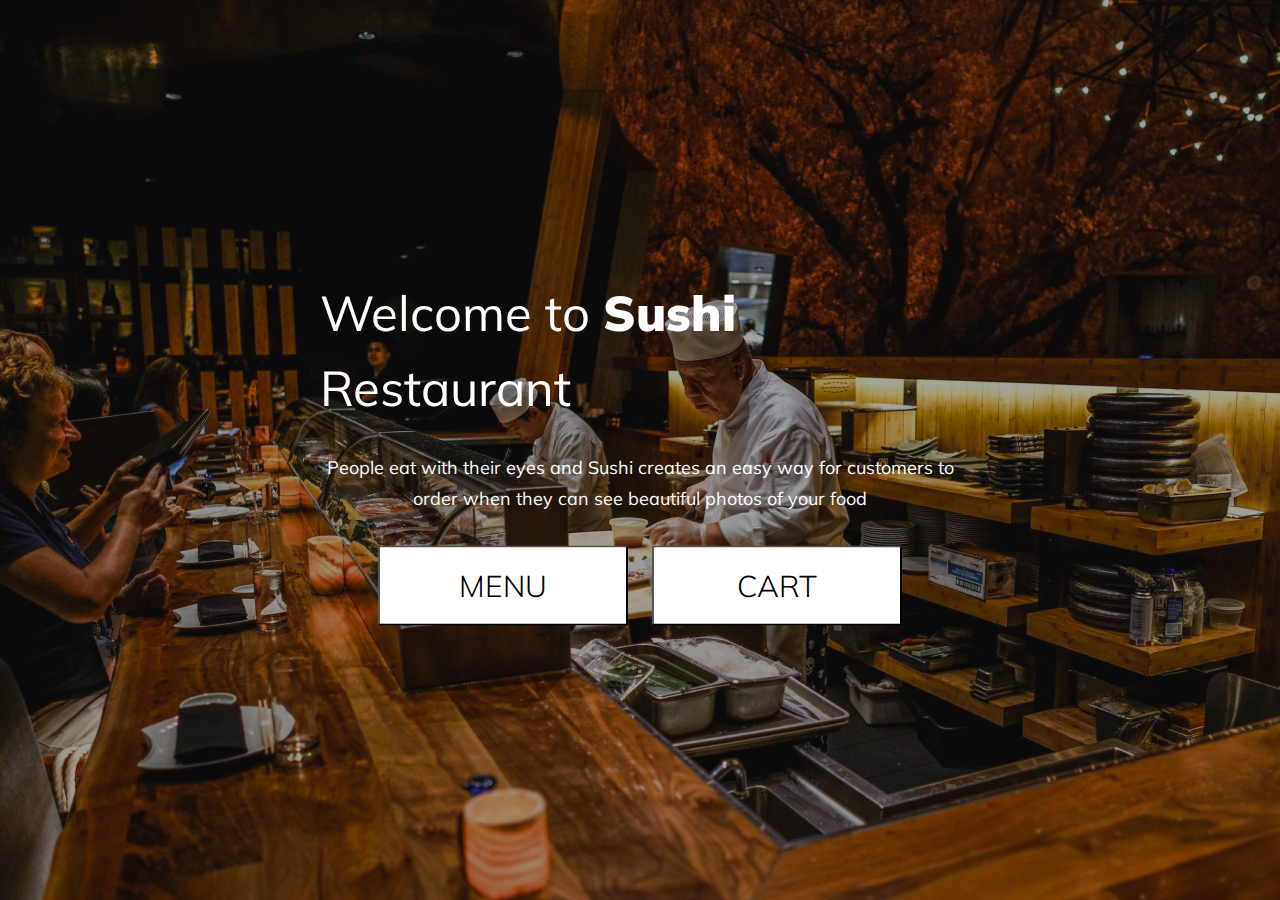
<file: index.html>
<!DOCTYPE html>
<html lang="en">
<head>
    <meta charset="UTF-8">
    <meta http-equiv="X-UA-Compatible" content="IE=edge">
    <meta name="viewport" content="width=device-width, initial-scale=1.0">
    <link rel="stylesheet" href="./css/style.css">
    <link rel="stylesheet" href="https://cdnjs.cloudflare.com/ajax/libs/font-awesome/6.1.1/css/all.min.css"/>
    <title>SUSHI FOOD APP</title>
</head>
<body>
    <main>
        <section class="content">
            <h1>Welcome to <span>Sushi</span> Restaurant</h1>

            <p>People eat with their eyes and Sushi creates an easy way for customers to order when they can see beautiful photos of your food</p>

            <div class="click">
                <a href="menu.html"><button>MENU</button></a>
                <a href="cart.html"><button>CART</button></a>
            </div>
        </section>
    </main>
</body>
</html>
</file>
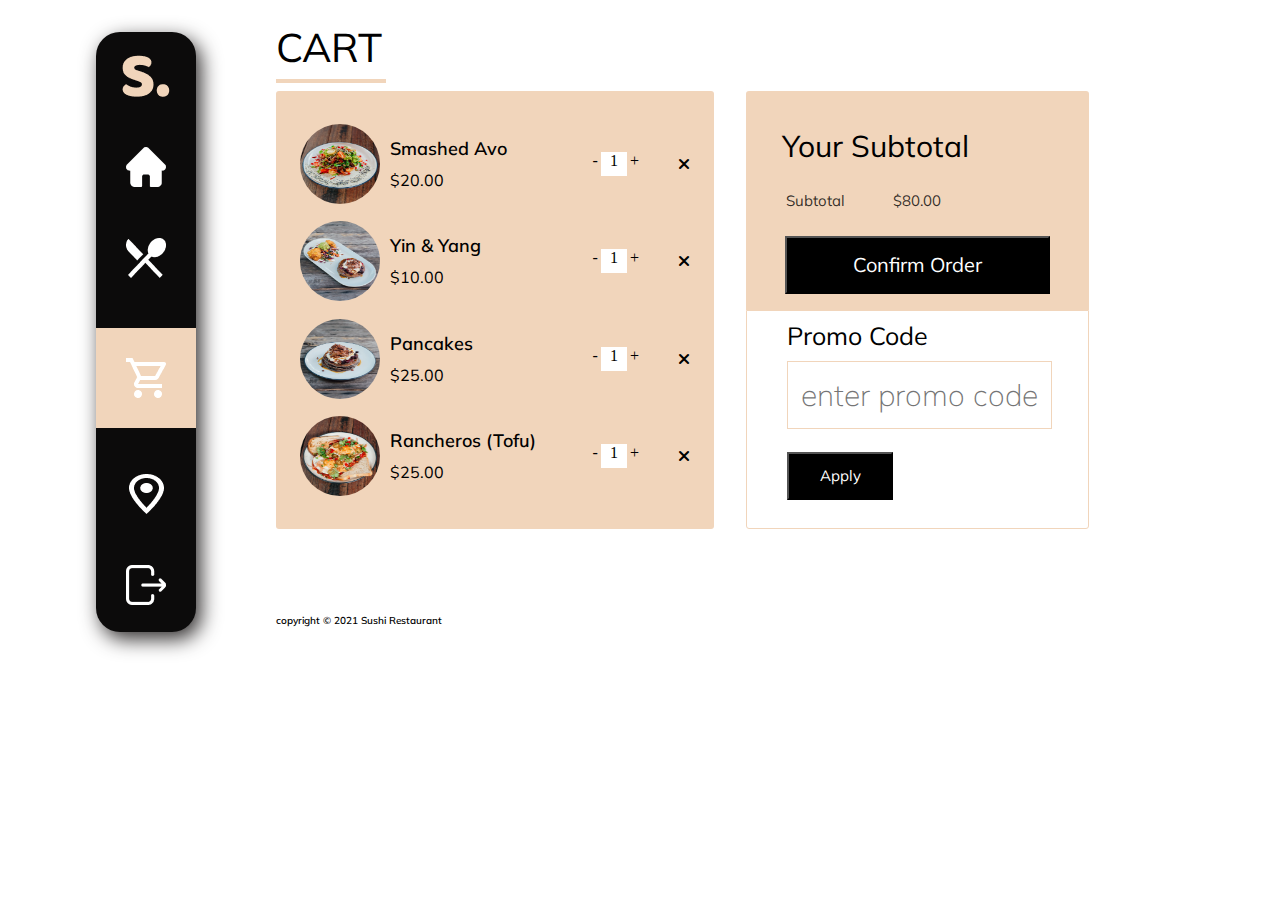
<file: cart.html>
<!DOCTYPE html>
<html lang="en">
<head>
    <meta charset="UTF-8">
    <meta http-equiv="X-UA-Compatible" content="IE=edge">
    <meta name="viewport" content="width=device-width, initial-scale=1.0">
    <link rel="stylesheet" href="./css/cart.css">
    <link rel="stylesheet" href="https://cdnjs.cloudflare.com/ajax/libs/font-awesome/6.1.1/css/all.min.css"/>
    <title>SUSHI FOOD APP</title>
</head>
<body>
    <section class="main">
        <section class="sideBar">
            <a href="#"><div class="icons"><img src="./images/S..png" alt="#"></div></a>
            <a href="index.html"><div class="icons"><img src="./images/Vector.png" alt="#"></div></a>
            <a href="menu.html"><div class="icons"><img src="./images/restaurant_menu_24px.png" alt="#"></div></a>
            <a href="cart.html"><div class="icons menuIcon"><img src="./images/shopping_cart.png" alt="#"></div></a>
            <a href="#"><div class="icons"><img src="./images/place.png" alt="#"></div></a>
            <a href="#"><div class="icons"><img src="./images/Group 7.png" alt="#"></div></a>
        </section>
        <section class="cartSection">
            <h1>CART</h1>
            <div class="rec"></div>
            
            <section class="sec">
                <section class="cartItems">
                    <section class="cart">
                        <div class="ma">
                            <img class="cartImg" src="./images/Rectangle 9.png" alt="#">
                            <div>
                                <p>Smashed Avo</p>
                                <span>$20.00</span>
                            </div>
                        </div>
                        <div class="oprt">
                            <span>-</span>
                            <p>1</p>
                            <span>+</span>
                        </div>
                        <i class="fa-solid fa-xmark"></i>
                    </section>
                    <section class="cart">
                        <div class="ma">
                            <img class="cartImg" src="./images/Rectangle 10.png" alt="#">
                            <div>
                                <p>Yin & Yang</p>
                                <span>$10.00</span>
                            </div>
                        </div>
                        <div class="oprt">
                            <span>-</span>
                            <p>1</p>
                            <span>+</span>
                        </div>
                        <i class="fa-solid fa-xmark"></i>
                    </section>
                    <section class="cart">
                        <div class="ma">
                            <img class="cartImg" src="./images/Rectangle 11.png" alt="#">
                            <div>
                                <p>Pancakes</p>
                                <span>$25.00</span>
                            </div>
                        </div>
                        <div class="oprt">
                            <span>-</span>
                            <p>1</p>
                            <span>+</span>
                        </div>
                        <i class="fa-solid fa-xmark"></i>
                    </section>
                    <section class="cart">
                        <div class="ma">
                            <img class="cartImg" src="./images/Rectangle 12.png" alt="#">
                            <div>
                                <p>Rancheros (Tofu)</p>
                                <span>$25.00</span>
                            </div>
                        </div>
                        <div class="oprt">
                            <span>-</span>
                            <p>1</p>
                            <span>+</span>
                        </div>
                        <i class="fa-solid fa-xmark"></i>
                    </section>
                </section>

                <section class="cartTotal">
                    <section class="price">
                        <h1>Your Subtotal</h1>
                        <div  class="total">
                            <p>Subtotal</p>
                            <span>$80.00</span>
                        </div>
                        <div class="click1"><a href="#"><button class="btn1">Confirm Order</button></a></div>
                    </section>
                    <section class="price promo">
                        <form action="#">
                            <label for="Promo code">Promo Code</label>
                            <input type="text" placeholder="enter promo code">
                            <div><a href="#"><button class="btn2">Apply</button></a></div>
                        </form>
                    </section>
                </section>
            </section>
            <p class="footer">copyright &copy; 2021 Sushi Restaurant</p>
        </section>
    </section>
</body>
</html>
</file>
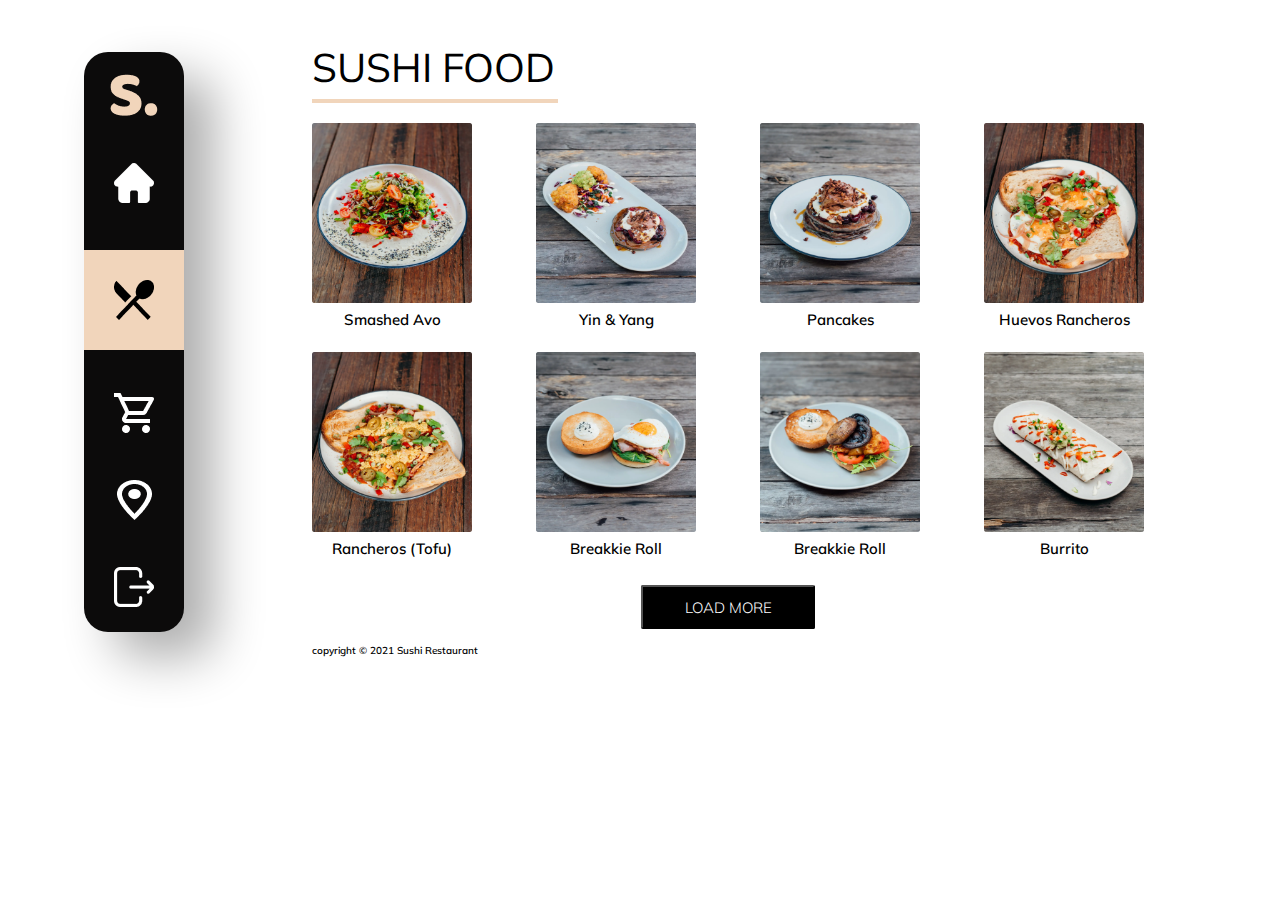
<file: menu.html>
<!DOCTYPE html>
<html lang="en">
<head>
    <meta charset="UTF-8">
    <meta http-equiv="X-UA-Compatible" content="IE=edge">
    <meta name="viewport" content="width=device-width, initial-scale=1.0">
    <link rel="stylesheet" href="./css/menu.css">
    <title>SUSHI FOOD APP</title>
</head>
<body>
    <section class="main">
        <section class="sideBar">
            <a href="#"><div class="icons"><img src="./images/S..png" alt="#"></div></a>
            <a href="index.html"><div class="icons"><img src="./images/Vector.png" alt="#"></div></a>
            <a href="#"><div class="icons menuIcon"><img src="./images/restaurant_menu.png" alt="#"></div></a>
            <a href="cart.html"><div class="icons"><img src="./images/shopping_cart.png" alt="#"></div></a>
            <a href="#"><div class="icons"><img src="./images/place.png" alt="#"></div></a>
            <a href="#"><div class="icons"><img src="./images/Group 7.png" alt="#"></div></a>
        </section>
        <section class="dishSection">
            <h1>SUSHI FOOD</h1>
            <div class="rec"></div>
            <section>
                <section class="dishes">
                    <a href="#">
                        <div>
                            <img src="./images/Rectangle 9.png" alt="#">
                            <p>Smashed Avo</p>
                        </div>
                    </a>
                    <a href="#">
                        <div>
                            <img src="./images/Rectangle 10.png" alt="#">
                            <p>Yin & Yang</p>
                        </div>
                    </a>
                    <a href="#">
                        <div>
                            <img src="./images/Rectangle 11.png" alt="#">
                            <p>Pancakes</p>
                        </div>
                    </a>
                    <a href="#">
                        <div>
                            <img src="./images/Rectangle 12.png" alt="#">
                            <p>Huevos Rancheros</p>
                        </div>
                    </a>
                </section>
                <section class="dishes">
                    <a href="#">
                        <div>
                            <img src="./images/Rectangle 13.png" alt="#">
                            <p>Rancheros (Tofu)</p>
                        </div>
                    </a>
                    <a href="#">
                        <div>
                            <img src="./images/Rectangle 14.png" alt="#">
                            <p>Breakkie Roll</p>
                        </div>
                    </a>
                    <a href="#">
                        <div>
                            <img src="./images/Rectangle 15.png" alt="#">
                            <p>Breakkie Roll</p>
                        </div>
                    </a>
                    <a href="#">
                        <div>
                            <img src="./images/Rectangle 16.png" alt="#">
                            <p>Burrito</p>
                        </div>
                    </a>
                </section>

                <div class="click">
                    <a href="./cart.html"><button class="btn">LOAD MORE</button></a>
                </div>
                
                <p class="footer">copyright &copy; 2021 Sushi Restaurant</p>
            </section>
        </section>
    </section>
</body>
</html>
</file>
<file: css/style.css>
@import url('https://fonts.googleapis.com/css2?family=Mulish:wght@400;600;700&display=swap');

*{
    margin: 0;
    padding: 0;
    box-sizing: border-box;
}
main{
    height: 100vh;
    position: relative;
    background-image: url('/images/restaurant.png');
}
.content{
    position: absolute;
    top: 50%;
    left: 50%;
    transform: translate(-50%,-50%);
}
.content h1{
    font-family: 'Mulish';
    font-style: normal;
    font-weight: 400;
    font-size: 49px;
    line-height: 75px;
    color: #FFFFFF;
}
.content p{
    font-family: 'Mulish';
    font-style: normal;
    font-weight: 400;
    font-size: 18px;
    line-height: 31px;
    text-align: center;
    color: #FFFFFF;
    margin-top: 1.5em;
}
.click{
    text-align: center;
    margin-top: 2rem;
}
button{
    width: 250px;
    height: 80px;
    font-family: 'Mulish';
    font-style: normal;
    font-weight: 300;
    font-size: 30px;
    line-height: 38px;
    background: #FFFFFF;
    border-radius: 2px;
    margin: 0 10px;
}
span{
    font-weight: 900;
}
</file>
<file: css/cart.css>
@import url('https://fonts.googleapis.com/css2?family=Mulish:wght@400;600;700&display=swap');
*{
    margin: 0;
    padding: 0;
    box-sizing: border-box;
}
body{
    width: 100%;
    background-color: #fff;
}
.main{
    width: 100%;
    display: flex;
    
}
.sideBar{
    width: 100px;
    height: 600px;
    background: #0C0B0B;
    border-radius: 24px;
    display: flex;
    flex-direction: column;
    justify-content: space-around;
    align-items: center;
    margin-left: 6rem;
    margin-top: 2rem;
    box-shadow: 5px 7px 20px rgb(49, 46, 46);
}
.cartItems{
    width: 438px;
    height: 438px;
    background: #F1D5BB;
    border-radius: 3px;
    margin-top: .5rem;
    padding: 1.5em;
    display: flex;
    flex-direction: column;
    justify-content: space-around;
}
.rec{
    width: 110px;
    height: 4px;
    background: #F1D5BB;
}
.menuIcon{
    width: 100px;
    height: 100px;
    background: #F1D5BB;
}
.menuIcon img{
    margin-left: 50%;
    margin-top: 50%;
    transform: translate(-50%, -50%);
}
.cartSection{
    margin-left: 5rem;
    margin-top: 1rem;
    position: relative;
}
.sec{
    display: flex;
    gap: 2rem;
}
.cartSection h1{
    font-family: 'Mulish';
    font-style: normal;
    font-weight: 400;
    font-size: 40px;
    line-height: 63px;
}
.cartTotal{
    display: flex;
    flex-direction: column;
    margin-top: .5rem;
}
.price{
    width: 343px;
    height: 219px;
    background: #F1D5BB;
    border-radius: 3px 3px 0 0;
}
.promo{
    width: 343px;
    height: 219px;
    background: #FFFFFF;
    border: 1px solid #F1D5BB;
    border-radius: 0 0 3px 3px;
    /* padding: 1.5em; */
}
.btn1{
    width: 265px;
    height: 58px;
    background: #000000;
    color: #fff;
    font-family: 'Mulish';
    font-style: normal;
    font-weight: 400;
    font-size: 20px;
    line-height: 38px;
    margin-top: .8em;
    cursor: pointer;
}
.total{
    display: flex;
    gap: 3em;
    margin-left: 2.5em;
    margin-top: .7em;
}
.total p, .total span{
    font-family: 'Mulish';
    font-style: normal;
    font-weight: 400;
    font-size: 15px;
    line-height: 38px;
    color: rgba(0, 0, 0, 0.8);
}
.price h1{
    font-family: 'Mulish';
    font-style: normal;
    font-weight: 400;
    font-size: 30px;
    line-height: 50px;
    color: #000000;
    margin-left: 1.2em;
    margin-top: 1em;
}
.click1{
    text-align: center;
}
form{
    display: flex;
    flex-direction: column;
    padding-left: 2.5em;
}
input{
    width: 265px;
    height: 68px;
    background: #FFFFFF;
    border: 1px solid #F1D5BB;
    font-family: 'Mulish';
    font-style: normal;
    font-weight: 200;
    font-size: 30px;
    line-height: 38px;
    text-align: center;
}
label{
    font-family: 'Mulish';
    font-style: normal;
    font-weight: 400;
    font-size: 25px;
    line-height: 50px;
    color: #000000;
}
.btn2{
    width: 106px;
    height: 48px;
    background: #000000;
    font-family: 'Mulish';
    font-style: normal;
    font-weight: 400;
    font-size: 15px;
    line-height: 38px;
    color: #FFFFFF;
    margin-top: 1.5em;
    cursor: pointer;
}
.footer{
    bottom: 0.5em;
    font-family: 'Mulish';
    font-style: normal;
    font-weight: 600;
    font-size: 10px;
    color: #000000;
    position: absolute;
}
.cartImg{
    width: 80px;
    height: 80px;
    border-radius: 50px;
}
.ma{
    display: flex;
    gap: 10px;
    font-family: 'Mulish';
    font-style: normal;
    font-weight: 600;
    font-size: 18px;
    line-height: 31px;
    color: #000000;
    align-items: center;
    width: 65%;
}
.ma span{
    font-family: 'Mulish';
    font-style: normal;
    font-weight: 400;
    font-size: 16px;
    line-height: 25px;
    color: #000000;

}
.oprt p{
    width: 26px;
    height: 24px;
    background: #FFFFFF;
    text-align: center;
}
.cart{
    display: flex;
    justify-content: space-between;
    align-items: center;
}
.oprt{
    display: flex;
    gap: 3px;
}
</file>
<file: css/menu.css>
@import url('https://fonts.googleapis.com/css2?family=Mulish:wght@400;600;700&display=swap');
*{
    margin: 0;
    padding: 0;
    box-sizing: border-box;
}
body{
    width: 100%;
    padding: 1em;
    background-color: #fff;
}
.main{
    margin: 20px;
    width: 100%;
    display: flex;
    gap: 4rem;
}
.sideBar{
    width: 100px;
    height: 580px;
    background: #0C0B0B;
    border-radius: 24px;
    display: flex;
    flex-direction: column;
    justify-content: space-around;
    align-items: center;
    margin-left: 3rem;
    margin-top: 1rem;
    box-shadow: 30px 25px 50px rgb(174, 174, 174);
}
.rec{
    width: 246px;
    height: 4px;
    background: #F1D5BB;
}
.menuIcon{
    width: 100px;
    height: 100px;
    background: #F1D5BB;
}
.menuIcon img{
    margin-left: 50%;
    margin-top: 50%;
    transform: translate(-50%, -50%);
}
.dishes{
    display: flex;
    gap: 4rem;
    margin-top: 20px;
}
.dishes img{
    width: 160px;
    height: 180px;
    border-radius: 2px;
}
.dishes a{
    text-decoration: none;
}
.dishes p{
    color: #000;
    font-family: 'Mulish';
    font-style: normal;
    font-weight: 600;
    font-size: 15px;
    line-height: 25px;
    text-align: center;
}
.dishSection h1{
    font-family: 'Mulish';
    font-style: normal;
    font-weight: 400;
    font-size: 40px;
    line-height: 63px;
}
.dishSection{
    margin-left: 4rem;
}
.btn{
    width: 174px;
    height: 44px;
    background: #000000;
    border-radius: 2px;
    color: #fff;
    font-family: 'Mulish';
    font-style: normal;
    font-weight: 300;
    font-size: 15px;
    line-height: 25px;
    cursor: pointer;
}
.click{
    text-align: center;
    margin-top: 1.5rem;
}
.footer{
    margin-top: 1.5em;
    font-family: 'Mulish';
    font-style: normal;
    font-weight: 600;
    font-size: 10px;
    color: #000000;
}
</file>
